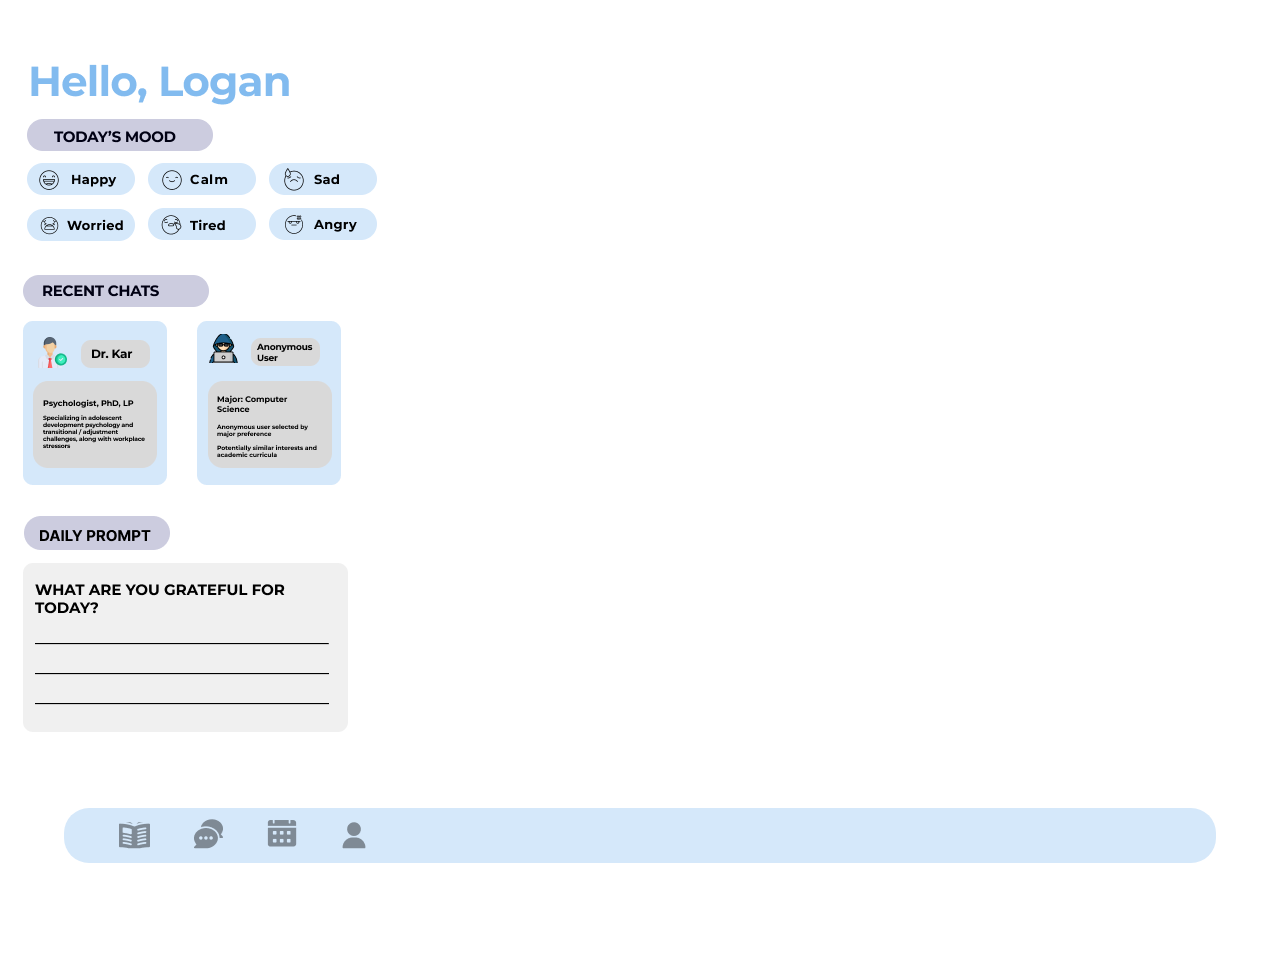
<file: public/index.html>
<!DOCTYPE html>
<html>
<head>

  <meta name = "viewport" content = "width = device-width, initial-scale = 1.0">
  <link rel = "stylesheet" type = "text/css" href = "main.css">
  <style>
    body {
      margin: 0 0 100px 0;
    }

    .navbar {
      margin: 5% 5% 0 5%;
    }

    #journal {
       margin-left: 15px;
    }

</style>

</head>

<body>

  <div id = background>
    <img  src = "imgs/home.png">
  </div>


    <div class="navbar">
      <a href="journal.html"><img id = "journal" class = "nav" src = "imgs/journal.png"></a>
      <a href="recentChat.html" class="active"><img id = "chat" class = "nav" src = "imgs/chat.png"></a>
      <a href="t2"><img id = "calendar" class = "nav" src = "imgs/calendar.png"></a>
      <a href = "profile.html"><img id = "profile" class = "nav" src = "imgs/user.png"></a>
    </div>

   

</body>
</html>
</file>
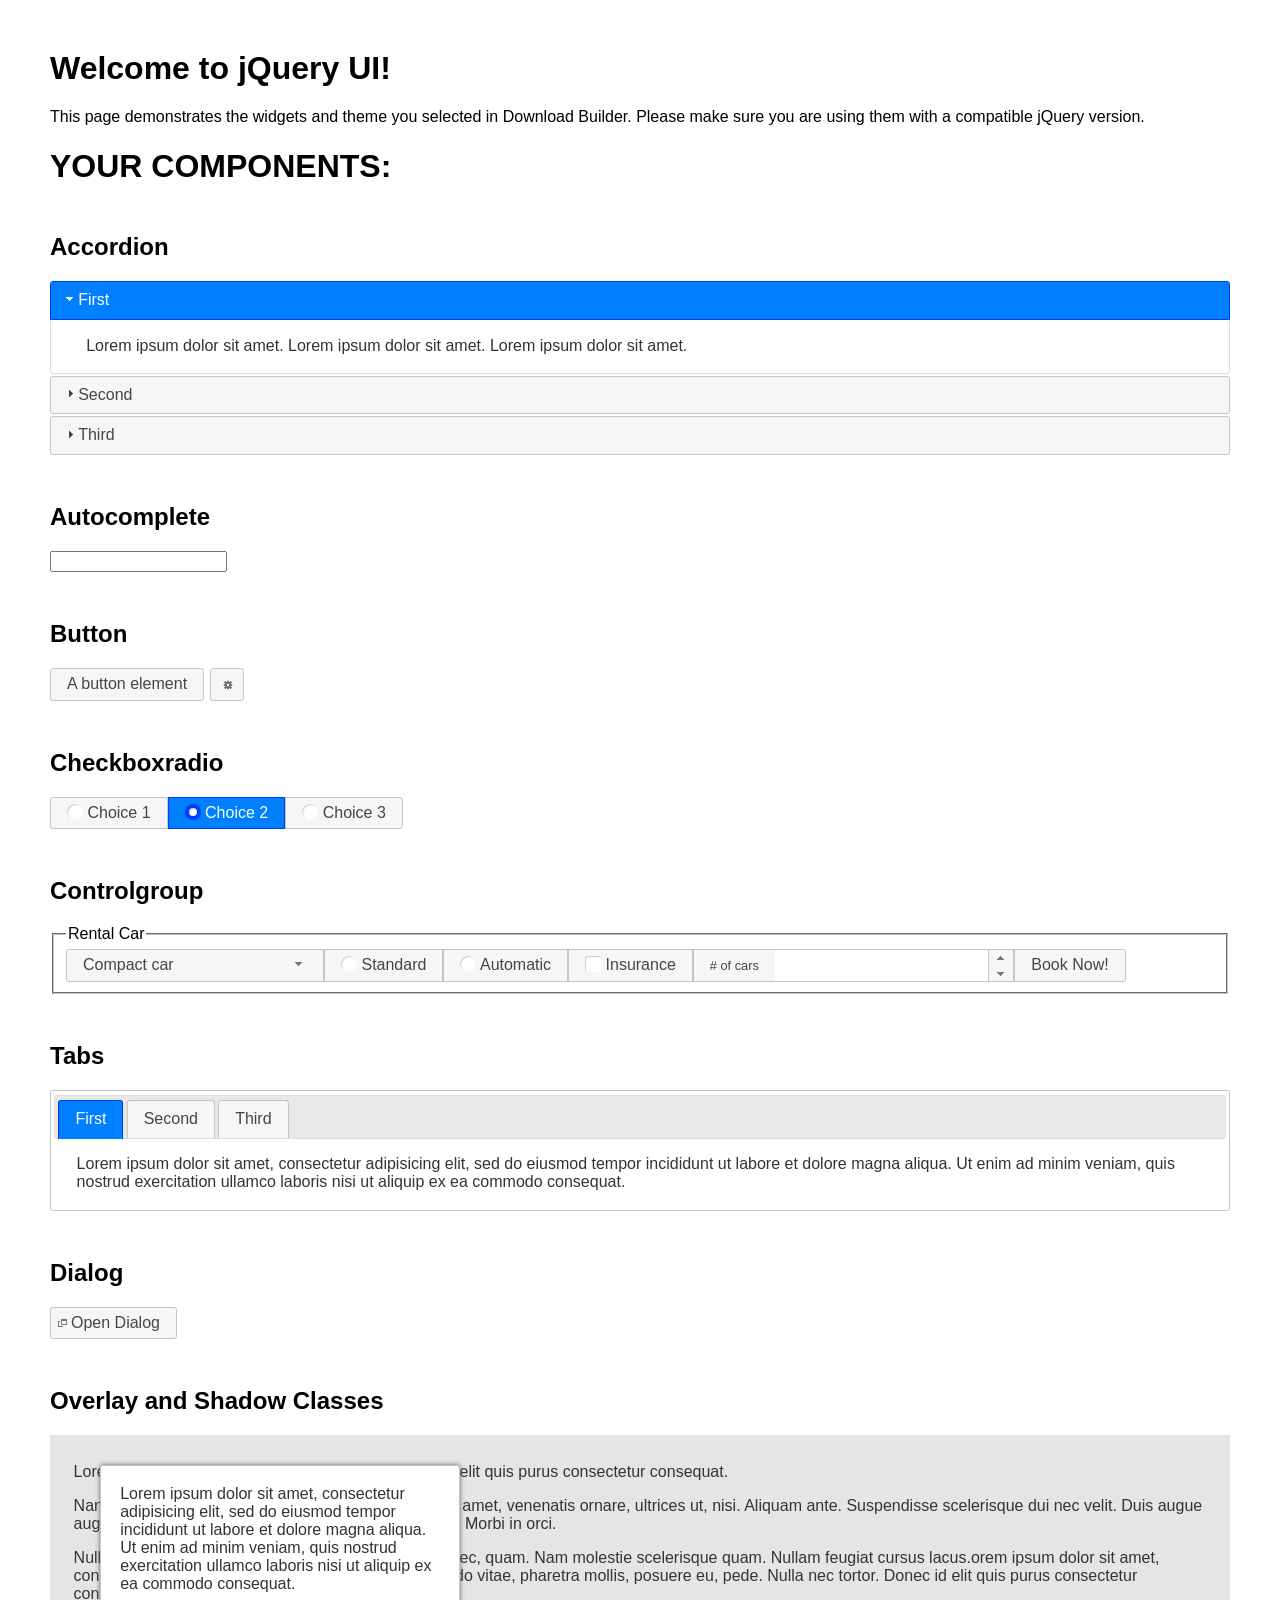
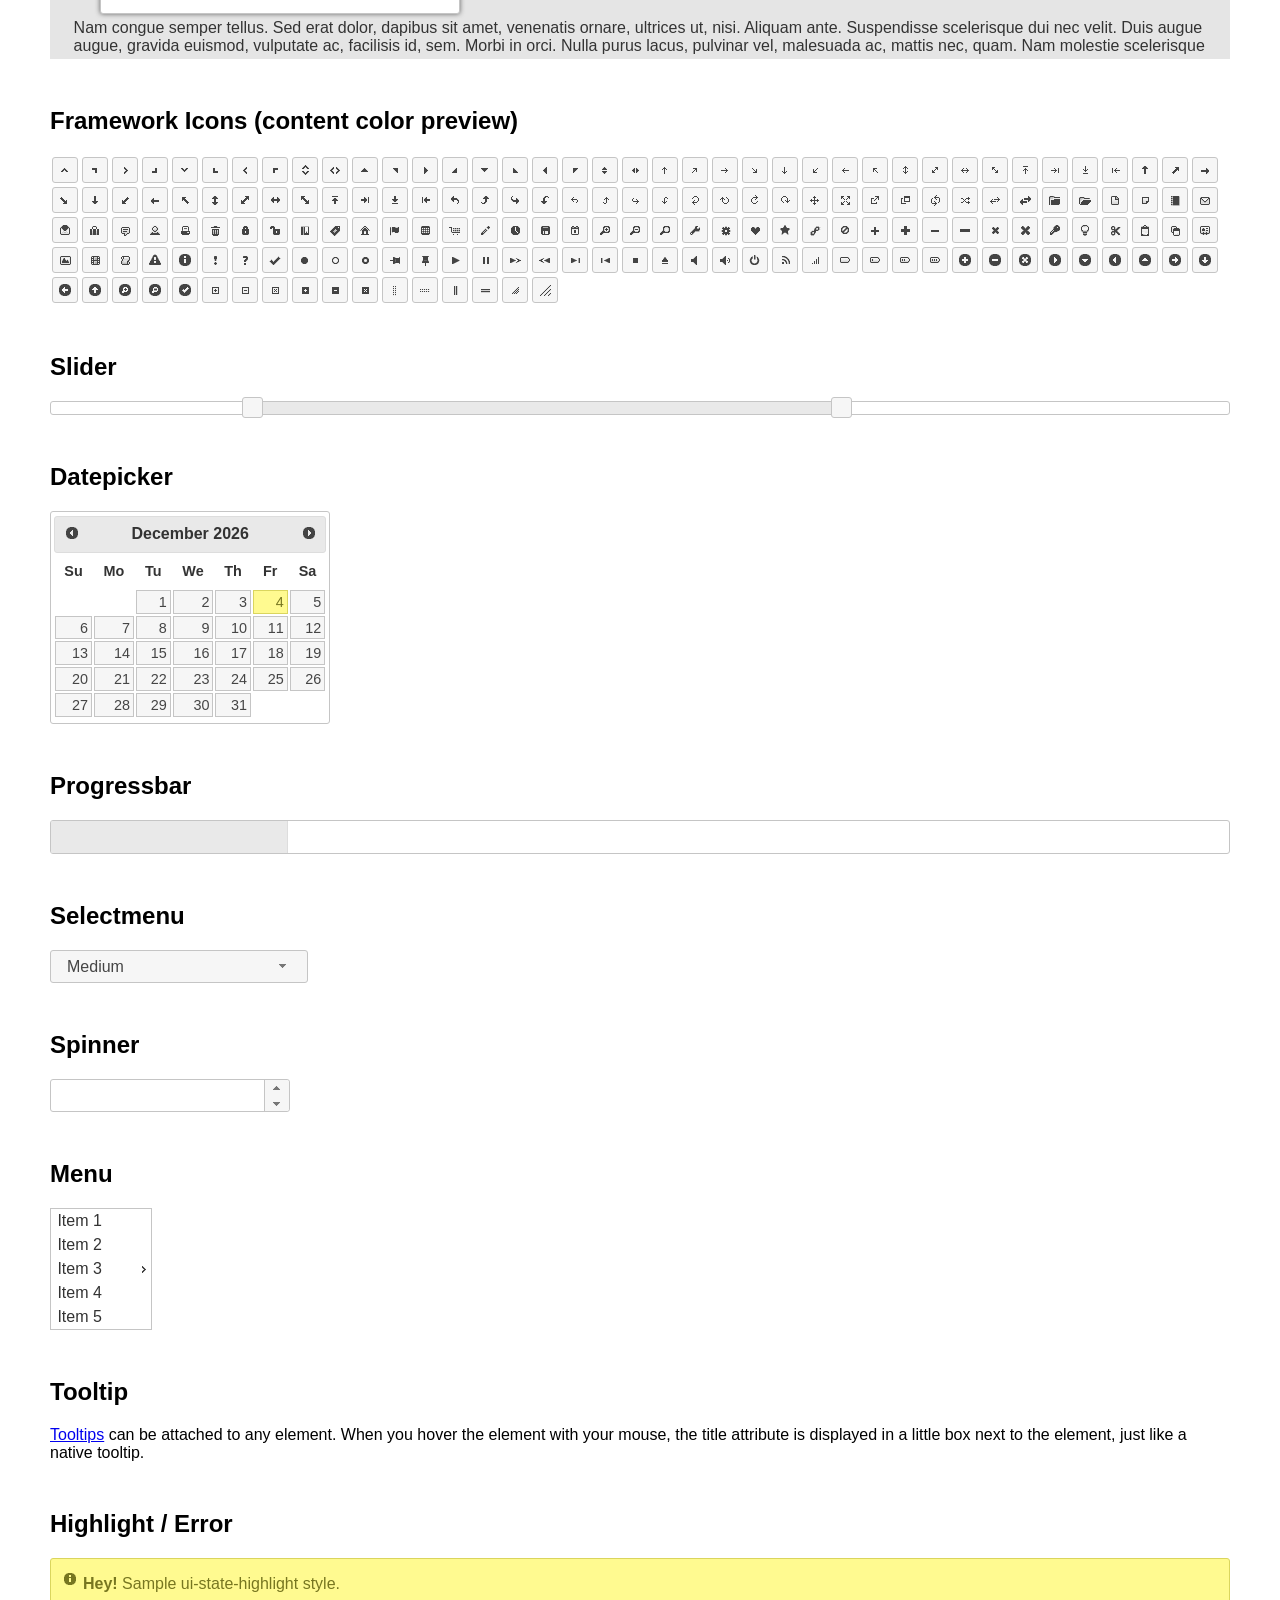
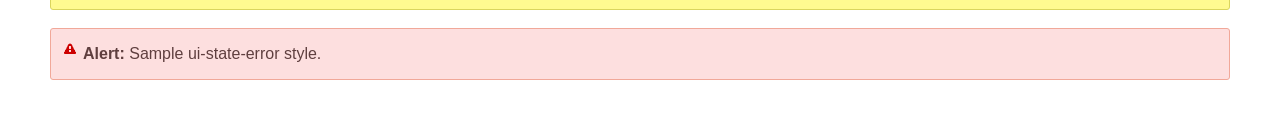
<file: public/vendors/jquery-ui/index.html>
<!doctype html>
<html lang="us">
<head>
	<meta charset="utf-8">
	<title>jQuery UI Example Page</title>
	<link href="jquery-ui.css" rel="stylesheet">
	<style>
	body{
		font-family: "Trebuchet MS", sans-serif;
		margin: 50px;
	}
	.demoHeaders {
		margin-top: 2em;
	}
	#dialog-link {
		padding: .4em 1em .4em 20px;
		text-decoration: none;
		position: relative;
	}
	#dialog-link span.ui-icon {
		margin: 0 5px 0 0;
		position: absolute;
		left: .2em;
		top: 50%;
		margin-top: -8px;
	}
	#icons {
		margin: 0;
		padding: 0;
	}
	#icons li {
		margin: 2px;
		position: relative;
		padding: 4px 0;
		cursor: pointer;
		float: left;
		list-style: none;
	}
	#icons span.ui-icon {
		float: left;
		margin: 0 4px;
	}
	.fakewindowcontain .ui-widget-overlay {
		position: absolute;
	}
	select {
		width: 200px;
	}
	</style>
</head>
<body>

<h1>Welcome to jQuery UI!</h1>

<div class="ui-widget">
	<p>This page demonstrates the widgets and theme you selected in Download Builder. Please make sure you are using them with a compatible jQuery version.</p>
</div>

<h1>YOUR COMPONENTS:</h1>


<!-- Accordion -->
<h2 class="demoHeaders">Accordion</h2>
<div id="accordion">
	<h3>First</h3>
	<div>Lorem ipsum dolor sit amet. Lorem ipsum dolor sit amet. Lorem ipsum dolor sit amet.</div>
	<h3>Second</h3>
	<div>Phasellus mattis tincidunt nibh.</div>
	<h3>Third</h3>
	<div>Nam dui erat, auctor a, dignissim quis.</div>
</div>



<!-- Autocomplete -->
<h2 class="demoHeaders">Autocomplete</h2>
<div>
	<input id="autocomplete" title="type &quot;a&quot;">
</div>



<!-- Button -->
<h2 class="demoHeaders">Button</h2>
<button id="button">A button element</button>
<button id="button-icon">An icon-only button</button>



<!-- Checkboxradio -->
<h2 class="demoHeaders">Checkboxradio</h2>
<form style="margin-top: 1em;">
	<div id="radioset">
		<input type="radio" id="radio1" name="radio"><label for="radio1">Choice 1</label>
		<input type="radio" id="radio2" name="radio" checked="checked"><label for="radio2">Choice 2</label>
		<input type="radio" id="radio3" name="radio"><label for="radio3">Choice 3</label>
	</div>
</form>



<!-- Controlgroup -->
<h2 class="demoHeaders">Controlgroup</h2>
<fieldset>
	<legend>Rental Car</legend>
	<div id="controlgroup">
		<select id="car-type">
			<option>Compact car</option>
			<option>Midsize car</option>
			<option>Full size car</option>
			<option>SUV</option>
			<option>Luxury</option>
			<option>Truck</option>
			<option>Van</option>
		</select>
		<label for="transmission-standard">Standard</label>
		<input type="radio" name="transmission" id="transmission-standard">
		<label for="transmission-automatic">Automatic</label>
		<input type="radio" name="transmission" id="transmission-automatic">
		<label for="insurance">Insurance</label>
		<input type="checkbox" name="insurance" id="insurance">
		<label for="horizontal-spinner" class="ui-controlgroup-label"># of cars</label>
		<input id="horizontal-spinner" class="ui-spinner-input">
		<button>Book Now!</button>
	</div>
</fieldset>



<!-- Tabs -->
<h2 class="demoHeaders">Tabs</h2>
<div id="tabs">
	<ul>
		<li><a href="#tabs-1">First</a></li>
		<li><a href="#tabs-2">Second</a></li>
		<li><a href="#tabs-3">Third</a></li>
	</ul>
	<div id="tabs-1">Lorem ipsum dolor sit amet, consectetur adipisicing elit, sed do eiusmod tempor incididunt ut labore et dolore magna aliqua. Ut enim ad minim veniam, quis nostrud exercitation ullamco laboris nisi ut aliquip ex ea commodo consequat.</div>
	<div id="tabs-2">Phasellus mattis tincidunt nibh. Cras orci urna, blandit id, pretium vel, aliquet ornare, felis. Maecenas scelerisque sem non nisl. Fusce sed lorem in enim dictum bibendum.</div>
	<div id="tabs-3">Nam dui erat, auctor a, dignissim quis, sollicitudin eu, felis. Pellentesque nisi urna, interdum eget, sagittis et, consequat vestibulum, lacus. Mauris porttitor ullamcorper augue.</div>
</div>



<h2 class="demoHeaders">Dialog</h2>
<p>
	<button id="dialog-link" class="ui-button ui-corner-all ui-widget">
		<span class="ui-icon ui-icon-newwin"></span>Open Dialog
	</button>
</p>

<h2 class="demoHeaders">Overlay and Shadow Classes</h2>
<div style="position: relative; width: 96%; height: 200px; padding:1% 2%; overflow:hidden;" class="fakewindowcontain">
	<p>Lorem ipsum dolor sit amet,  Nulla nec tortor. Donec id elit quis purus consectetur consequat. </p><p>Nam congue semper tellus. Sed erat dolor, dapibus sit amet, venenatis ornare, ultrices ut, nisi. Aliquam ante. Suspendisse scelerisque dui nec velit. Duis augue augue, gravida euismod, vulputate ac, facilisis id, sem. Morbi in orci. </p><p>Nulla purus lacus, pulvinar vel, malesuada ac, mattis nec, quam. Nam molestie scelerisque quam. Nullam feugiat cursus lacus.orem ipsum dolor sit amet, consectetur adipiscing elit. Donec libero risus, commodo vitae, pharetra mollis, posuere eu, pede. Nulla nec tortor. Donec id elit quis purus consectetur consequat. </p><p>Nam congue semper tellus. Sed erat dolor, dapibus sit amet, venenatis ornare, ultrices ut, nisi. Aliquam ante. Suspendisse scelerisque dui nec velit. Duis augue augue, gravida euismod, vulputate ac, facilisis id, sem. Morbi in orci. Nulla purus lacus, pulvinar vel, malesuada ac, mattis nec, quam. Nam molestie scelerisque quam. </p><p>Nullam feugiat cursus lacus.orem ipsum dolor sit amet, consectetur adipiscing elit. Donec libero risus, commodo vitae, pharetra mollis, posuere eu, pede. Nulla nec tortor. Donec id elit quis purus consectetur consequat. Nam congue semper tellus. Sed erat dolor, dapibus sit amet, venenatis ornare, ultrices ut, nisi. Aliquam ante. </p><p>Suspendisse scelerisque dui nec velit. Duis augue augue, gravida euismod, vulputate ac, facilisis id, sem. Morbi in orci. Nulla purus lacus, pulvinar vel, malesuada ac, mattis nec, quam. Nam molestie scelerisque quam. Nullam feugiat cursus lacus.orem ipsum dolor sit amet, consectetur adipiscing elit. Donec libero risus, commodo vitae, pharetra mollis, posuere eu, pede. Nulla nec tortor. Donec id elit quis purus consectetur consequat. Nam congue semper tellus. Sed erat dolor, dapibus sit amet, venenatis ornare, ultrices ut, nisi. </p>

	<!-- ui-dialog -->
	<div class="ui-widget-overlay ui-front"></div>
	<div style="position: absolute; width: 320px; left: 50px; top: 30px; padding: 1.2em" class="ui-widget ui-front ui-widget-content ui-corner-all ui-widget-shadow">
		Lorem ipsum dolor sit amet, consectetur adipisicing elit, sed do eiusmod tempor incididunt ut labore et dolore magna aliqua. Ut enim ad minim veniam, quis nostrud exercitation ullamco laboris nisi ut aliquip ex ea commodo consequat.
	</div>

</div>

<!-- ui-dialog -->
<div id="dialog" title="Dialog Title">
	<p>Lorem ipsum dolor sit amet, consectetur adipisicing elit, sed do eiusmod tempor incididunt ut labore et dolore magna aliqua. Ut enim ad minim veniam, quis nostrud exercitation ullamco laboris nisi ut aliquip ex ea commodo consequat.</p>
</div>



<h2 class="demoHeaders">Framework Icons (content color preview)</h2>
<ul id="icons" class="ui-widget ui-helper-clearfix">
	<li class="ui-state-default ui-corner-all" title=".ui-icon-caret-1-n"><span class="ui-icon ui-icon-caret-1-n"></span></li>
	<li class="ui-state-default ui-corner-all" title=".ui-icon-caret-1-ne"><span class="ui-icon ui-icon-caret-1-ne"></span></li>
	<li class="ui-state-default ui-corner-all" title=".ui-icon-caret-1-e"><span class="ui-icon ui-icon-caret-1-e"></span></li>
	<li class="ui-state-default ui-corner-all" title=".ui-icon-caret-1-se"><span class="ui-icon ui-icon-caret-1-se"></span></li>
	<li class="ui-state-default ui-corner-all" title=".ui-icon-caret-1-s"><span class="ui-icon ui-icon-caret-1-s"></span></li>
	<li class="ui-state-default ui-corner-all" title=".ui-icon-caret-1-sw"><span class="ui-icon ui-icon-caret-1-sw"></span></li>
	<li class="ui-state-default ui-corner-all" title=".ui-icon-caret-1-w"><span class="ui-icon ui-icon-caret-1-w"></span></li>
	<li class="ui-state-default ui-corner-all" title=".ui-icon-caret-1-nw"><span class="ui-icon ui-icon-caret-1-nw"></span></li>
	<li class="ui-state-default ui-corner-all" title=".ui-icon-caret-2-n-s"><span class="ui-icon ui-icon-caret-2-n-s"></span></li>
	<li class="ui-state-default ui-corner-all" title=".ui-icon-caret-2-e-w"><span class="ui-icon ui-icon-caret-2-e-w"></span></li>
	<li class="ui-state-default ui-corner-all" title=".ui-icon-triangle-1-n"><span class="ui-icon ui-icon-triangle-1-n"></span></li>
	<li class="ui-state-default ui-corner-all" title=".ui-icon-triangle-1-ne"><span class="ui-icon ui-icon-triangle-1-ne"></span></li>
	<li class="ui-state-default ui-corner-all" title=".ui-icon-triangle-1-e"><span class="ui-icon ui-icon-triangle-1-e"></span></li>
	<li class="ui-state-default ui-corner-all" title=".ui-icon-triangle-1-se"><span class="ui-icon ui-icon-triangle-1-se"></span></li>
	<li class="ui-state-default ui-corner-all" title=".ui-icon-triangle-1-s"><span class="ui-icon ui-icon-triangle-1-s"></span></li>
	<li class="ui-state-default ui-corner-all" title=".ui-icon-triangle-1-sw"><span class="ui-icon ui-icon-triangle-1-sw"></span></li>
	<li class="ui-state-default ui-corner-all" title=".ui-icon-triangle-1-w"><span class="ui-icon ui-icon-triangle-1-w"></span></li>
	<li class="ui-state-default ui-corner-all" title=".ui-icon-triangle-1-nw"><span class="ui-icon ui-icon-triangle-1-nw"></span></li>
	<li class="ui-state-default ui-corner-all" title=".ui-icon-triangle-2-n-s"><span class="ui-icon ui-icon-triangle-2-n-s"></span></li>
	<li class="ui-state-default ui-corner-all" title=".ui-icon-triangle-2-e-w"><span class="ui-icon ui-icon-triangle-2-e-w"></span></li>
	<li class="ui-state-default ui-corner-all" title=".ui-icon-arrow-1-n"><span class="ui-icon ui-icon-arrow-1-n"></span></li>
	<li class="ui-state-default ui-corner-all" title=".ui-icon-arrow-1-ne"><span class="ui-icon ui-icon-arrow-1-ne"></span></li>
	<li class="ui-state-default ui-corner-all" title=".ui-icon-arrow-1-e"><span class="ui-icon ui-icon-arrow-1-e"></span></li>
	<li class="ui-state-default ui-corner-all" title=".ui-icon-arrow-1-se"><span class="ui-icon ui-icon-arrow-1-se"></span></li>
	<li class="ui-state-default ui-corner-all" title=".ui-icon-arrow-1-s"><span class="ui-icon ui-icon-arrow-1-s"></span></li>
	<li class="ui-state-default ui-corner-all" title=".ui-icon-arrow-1-sw"><span class="ui-icon ui-icon-arrow-1-sw"></span></li>
	<li class="ui-state-default ui-corner-all" title=".ui-icon-arrow-1-w"><span class="ui-icon ui-icon-arrow-1-w"></span></li>
	<li class="ui-state-default ui-corner-all" title=".ui-icon-arrow-1-nw"><span class="ui-icon ui-icon-arrow-1-nw"></span></li>
	<li class="ui-state-default ui-corner-all" title=".ui-icon-arrow-2-n-s"><span class="ui-icon ui-icon-arrow-2-n-s"></span></li>
	<li class="ui-state-default ui-corner-all" title=".ui-icon-arrow-2-ne-sw"><span class="ui-icon ui-icon-arrow-2-ne-sw"></span></li>
	<li class="ui-state-default ui-corner-all" title=".ui-icon-arrow-2-e-w"><span class="ui-icon ui-icon-arrow-2-e-w"></span></li>
	<li class="ui-state-default ui-corner-all" title=".ui-icon-arrow-2-se-nw"><span class="ui-icon ui-icon-arrow-2-se-nw"></span></li>
	<li class="ui-state-default ui-corner-all" title=".ui-icon-arrowstop-1-n"><span class="ui-icon ui-icon-arrowstop-1-n"></span></li>
	<li class="ui-state-default ui-corner-all" title=".ui-icon-arrowstop-1-e"><span class="ui-icon ui-icon-arrowstop-1-e"></span></li>
	<li class="ui-state-default ui-corner-all" title=".ui-icon-arrowstop-1-s"><span class="ui-icon ui-icon-arrowstop-1-s"></span></li>
	<li class="ui-state-default ui-corner-all" title=".ui-icon-arrowstop-1-w"><span class="ui-icon ui-icon-arrowstop-1-w"></span></li>
	<li class="ui-state-default ui-corner-all" title=".ui-icon-arrowthick-1-n"><span class="ui-icon ui-icon-arrowthick-1-n"></span></li>
	<li class="ui-state-default ui-corner-all" title=".ui-icon-arrowthick-1-ne"><span class="ui-icon ui-icon-arrowthick-1-ne"></span></li>
	<li class="ui-state-default ui-corner-all" title=".ui-icon-arrowthick-1-e"><span class="ui-icon ui-icon-arrowthick-1-e"></span></li>
	<li class="ui-state-default ui-corner-all" title=".ui-icon-arrowthick-1-se"><span class="ui-icon ui-icon-arrowthick-1-se"></span></li>
	<li class="ui-state-default ui-corner-all" title=".ui-icon-arrowthick-1-s"><span class="ui-icon ui-icon-arrowthick-1-s"></span></li>
	<li class="ui-state-default ui-corner-all" title=".ui-icon-arrowthick-1-sw"><span class="ui-icon ui-icon-arrowthick-1-sw"></span></li>
	<li class="ui-state-default ui-corner-all" title=".ui-icon-arrowthick-1-w"><span class="ui-icon ui-icon-arrowthick-1-w"></span></li>
	<li class="ui-state-default ui-corner-all" title=".ui-icon-arrowthick-1-nw"><span class="ui-icon ui-icon-arrowthick-1-nw"></span></li>
	<li class="ui-state-default ui-corner-all" title=".ui-icon-arrowthick-2-n-s"><span class="ui-icon ui-icon-arrowthick-2-n-s"></span></li>
	<li class="ui-state-default ui-corner-all" title=".ui-icon-arrowthick-2-ne-sw"><span class="ui-icon ui-icon-arrowthick-2-ne-sw"></span></li>
	<li class="ui-state-default ui-corner-all" title=".ui-icon-arrowthick-2-e-w"><span class="ui-icon ui-icon-arrowthick-2-e-w"></span></li>
	<li class="ui-state-default ui-corner-all" title=".ui-icon-arrowthick-2-se-nw"><span class="ui-icon ui-icon-arrowthick-2-se-nw"></span></li>
	<li class="ui-state-default ui-corner-all" title=".ui-icon-arrowthickstop-1-n"><span class="ui-icon ui-icon-arrowthickstop-1-n"></span></li>
	<li class="ui-state-default ui-corner-all" title=".ui-icon-arrowthickstop-1-e"><span class="ui-icon ui-icon-arrowthickstop-1-e"></span></li>
	<li class="ui-state-default ui-corner-all" title=".ui-icon-arrowthickstop-1-s"><span class="ui-icon ui-icon-arrowthickstop-1-s"></span></li>
	<li class="ui-state-default ui-corner-all" title=".ui-icon-arrowthickstop-1-w"><span class="ui-icon ui-icon-arrowthickstop-1-w"></span></li>
	<li class="ui-state-default ui-corner-all" title=".ui-icon-arrowreturnthick-1-w"><span class="ui-icon ui-icon-arrowreturnthick-1-w"></span></li>
	<li class="ui-state-default ui-corner-all" title=".ui-icon-arrowreturnthick-1-n"><span class="ui-icon ui-icon-arrowreturnthick-1-n"></span></li>
	<li class="ui-state-default ui-corner-all" title=".ui-icon-arrowreturnthick-1-e"><span class="ui-icon ui-icon-arrowreturnthick-1-e"></span></li>
	<li class="ui-state-default ui-corner-all" title=".ui-icon-arrowreturnthick-1-s"><span class="ui-icon ui-icon-arrowreturnthick-1-s"></span></li>
	<li class="ui-state-default ui-corner-all" title=".ui-icon-arrowreturn-1-w"><span class="ui-icon ui-icon-arrowreturn-1-w"></span></li>
	<li class="ui-state-default ui-corner-all" title=".ui-icon-arrowreturn-1-n"><span class="ui-icon ui-icon-arrowreturn-1-n"></span></li>
	<li class="ui-state-default ui-corner-all" title=".ui-icon-arrowreturn-1-e"><span class="ui-icon ui-icon-arrowreturn-1-e"></span></li>
	<li class="ui-state-default ui-corner-all" title=".ui-icon-arrowreturn-1-s"><span class="ui-icon ui-icon-arrowreturn-1-s"></span></li>
	<li class="ui-state-default ui-corner-all" title=".ui-icon-arrowrefresh-1-w"><span class="ui-icon ui-icon-arrowrefresh-1-w"></span></li>
	<li class="ui-state-default ui-corner-all" title=".ui-icon-arrowrefresh-1-n"><span class="ui-icon ui-icon-arrowrefresh-1-n"></span></li>
	<li class="ui-state-default ui-corner-all" title=".ui-icon-arrowrefresh-1-e"><span class="ui-icon ui-icon-arrowrefresh-1-e"></span></li>
	<li class="ui-state-default ui-corner-all" title=".ui-icon-arrowrefresh-1-s"><span class="ui-icon ui-icon-arrowrefresh-1-s"></span></li>
	<li class="ui-state-default ui-corner-all" title=".ui-icon-arrow-4"><span class="ui-icon ui-icon-arrow-4"></span></li>
	<li class="ui-state-default ui-corner-all" title=".ui-icon-arrow-4-diag"><span class="ui-icon ui-icon-arrow-4-diag"></span></li>
	<li class="ui-state-default ui-corner-all" title=".ui-icon-extlink"><span class="ui-icon ui-icon-extlink"></span></li>
	<li class="ui-state-default ui-corner-all" title=".ui-icon-newwin"><span class="ui-icon ui-icon-newwin"></span></li>
	<li class="ui-state-default ui-corner-all" title=".ui-icon-refresh"><span class="ui-icon ui-icon-refresh"></span></li>
	<li class="ui-state-default ui-corner-all" title=".ui-icon-shuffle"><span class="ui-icon ui-icon-shuffle"></span></li>
	<li class="ui-state-default ui-corner-all" title=".ui-icon-transfer-e-w"><span class="ui-icon ui-icon-transfer-e-w"></span></li>
	<li class="ui-state-default ui-corner-all" title=".ui-icon-transferthick-e-w"><span class="ui-icon ui-icon-transferthick-e-w"></span></li>
	<li class="ui-state-default ui-corner-all" title=".ui-icon-folder-collapsed"><span class="ui-icon ui-icon-folder-collapsed"></span></li>
	<li class="ui-state-default ui-corner-all" title=".ui-icon-folder-open"><span class="ui-icon ui-icon-folder-open"></span></li>
	<li class="ui-state-default ui-corner-all" title=".ui-icon-document"><span class="ui-icon ui-icon-document"></span></li>
	<li class="ui-state-default ui-corner-all" title=".ui-icon-document-b"><span class="ui-icon ui-icon-document-b"></span></li>
	<li class="ui-state-default ui-corner-all" title=".ui-icon-note"><span class="ui-icon ui-icon-note"></span></li>
	<li class="ui-state-default ui-corner-all" title=".ui-icon-mail-closed"><span class="ui-icon ui-icon-mail-closed"></span></li>
	<li class="ui-state-default ui-corner-all" title=".ui-icon-mail-open"><span class="ui-icon ui-icon-mail-open"></span></li>
	<li class="ui-state-default ui-corner-all" title=".ui-icon-suitcase"><span class="ui-icon ui-icon-suitcase"></span></li>
	<li class="ui-state-default ui-corner-all" title=".ui-icon-comment"><span class="ui-icon ui-icon-comment"></span></li>
	<li class="ui-state-default ui-corner-all" title=".ui-icon-person"><span class="ui-icon ui-icon-person"></span></li>
	<li class="ui-state-default ui-corner-all" title=".ui-icon-print"><span class="ui-icon ui-icon-print"></span></li>
	<li class="ui-state-default ui-corner-all" title=".ui-icon-trash"><span class="ui-icon ui-icon-trash"></span></li>
	<li class="ui-state-default ui-corner-all" title=".ui-icon-locked"><span class="ui-icon ui-icon-locked"></span></li>
	<li class="ui-state-default ui-corner-all" title=".ui-icon-unlocked"><span class="ui-icon ui-icon-unlocked"></span></li>
	<li class="ui-state-default ui-corner-all" title=".ui-icon-bookmark"><span class="ui-icon ui-icon-bookmark"></span></li>
	<li class="ui-state-default ui-corner-all" title=".ui-icon-tag"><span class="ui-icon ui-icon-tag"></span></li>
	<li class="ui-state-default ui-corner-all" title=".ui-icon-home"><span class="ui-icon ui-icon-home"></span></li>
	<li class="ui-state-default ui-corner-all" title=".ui-icon-flag"><span class="ui-icon ui-icon-flag"></span></li>
	<li class="ui-state-default ui-corner-all" title=".ui-icon-calculator"><span class="ui-icon ui-icon-calculator"></span></li>
	<li class="ui-state-default ui-corner-all" title=".ui-icon-cart"><span class="ui-icon ui-icon-cart"></span></li>
	<li class="ui-state-default ui-corner-all" title=".ui-icon-pencil"><span class="ui-icon ui-icon-pencil"></span></li>
	<li class="ui-state-default ui-corner-all" title=".ui-icon-clock"><span class="ui-icon ui-icon-clock"></span></li>
	<li class="ui-state-default ui-corner-all" title=".ui-icon-disk"><span class="ui-icon ui-icon-disk"></span></li>
	<li class="ui-state-default ui-corner-all" title=".ui-icon-calendar"><span class="ui-icon ui-icon-calendar"></span></li>
	<li class="ui-state-default ui-corner-all" title=".ui-icon-zoomin"><span class="ui-icon ui-icon-zoomin"></span></li>
	<li class="ui-state-default ui-corner-all" title=".ui-icon-zoomout"><span class="ui-icon ui-icon-zoomout"></span></li>
	<li class="ui-state-default ui-corner-all" title=".ui-icon-search"><span class="ui-icon ui-icon-search"></span></li>
	<li class="ui-state-default ui-corner-all" title=".ui-icon-wrench"><span class="ui-icon ui-icon-wrench"></span></li>
	<li class="ui-state-default ui-corner-all" title=".ui-icon-gear"><span class="ui-icon ui-icon-gear"></span></li>
	<li class="ui-state-default ui-corner-all" title=".ui-icon-heart"><span class="ui-icon ui-icon-heart"></span></li>
	<li class="ui-state-default ui-corner-all" title=".ui-icon-star"><span class="ui-icon ui-icon-star"></span></li>
	<li class="ui-state-default ui-corner-all" title=".ui-icon-link"><span class="ui-icon ui-icon-link"></span></li>
	<li class="ui-state-default ui-corner-all" title=".ui-icon-cancel"><span class="ui-icon ui-icon-cancel"></span></li>
	<li class="ui-state-default ui-corner-all" title=".ui-icon-plus"><span class="ui-icon ui-icon-plus"></span></li>
	<li class="ui-state-default ui-corner-all" title=".ui-icon-plusthick"><span class="ui-icon ui-icon-plusthick"></span></li>
	<li class="ui-state-default ui-corner-all" title=".ui-icon-minus"><span class="ui-icon ui-icon-minus"></span></li>
	<li class="ui-state-default ui-corner-all" title=".ui-icon-minusthick"><span class="ui-icon ui-icon-minusthick"></span></li>
	<li class="ui-state-default ui-corner-all" title=".ui-icon-close"><span class="ui-icon ui-icon-close"></span></li>
	<li class="ui-state-default ui-corner-all" title=".ui-icon-closethick"><span class="ui-icon ui-icon-closethick"></span></li>
	<li class="ui-state-default ui-corner-all" title=".ui-icon-key"><span class="ui-icon ui-icon-key"></span></li>
	<li class="ui-state-default ui-corner-all" title=".ui-icon-lightbulb"><span class="ui-icon ui-icon-lightbulb"></span></li>
	<li class="ui-state-default ui-corner-all" title=".ui-icon-scissors"><span class="ui-icon ui-icon-scissors"></span></li>
	<li class="ui-state-default ui-corner-all" title=".ui-icon-clipboard"><span class="ui-icon ui-icon-clipboard"></span></li>
	<li class="ui-state-default ui-corner-all" title=".ui-icon-copy"><span class="ui-icon ui-icon-copy"></span></li>
	<li class="ui-state-default ui-corner-all" title=".ui-icon-contact"><span class="ui-icon ui-icon-contact"></span></li>
	<li class="ui-state-default ui-corner-all" title=".ui-icon-image"><span class="ui-icon ui-icon-image"></span></li>
	<li class="ui-state-default ui-corner-all" title=".ui-icon-video"><span class="ui-icon ui-icon-video"></span></li>
	<li class="ui-state-default ui-corner-all" title=".ui-icon-script"><span class="ui-icon ui-icon-script"></span></li>
	<li class="ui-state-default ui-corner-all" title=".ui-icon-alert"><span class="ui-icon ui-icon-alert"></span></li>
	<li class="ui-state-default ui-corner-all" title=".ui-icon-info"><span class="ui-icon ui-icon-info"></span></li>
	<li class="ui-state-default ui-corner-all" title=".ui-icon-notice"><span class="ui-icon ui-icon-notice"></span></li>
	<li class="ui-state-default ui-corner-all" title=".ui-icon-help"><span class="ui-icon ui-icon-help"></span></li>
	<li class="ui-state-default ui-corner-all" title=".ui-icon-check"><span class="ui-icon ui-icon-check"></span></li>
	<li class="ui-state-default ui-corner-all" title=".ui-icon-bullet"><span class="ui-icon ui-icon-bullet"></span></li>
	<li class="ui-state-default ui-corner-all" title=".ui-icon-radio-off"><span class="ui-icon ui-icon-radio-off"></span></li>
	<li class="ui-state-default ui-corner-all" title=".ui-icon-radio-on"><span class="ui-icon ui-icon-radio-on"></span></li>
	<li class="ui-state-default ui-corner-all" title=".ui-icon-pin-w"><span class="ui-icon ui-icon-pin-w"></span></li>
	<li class="ui-state-default ui-corner-all" title=".ui-icon-pin-s"><span class="ui-icon ui-icon-pin-s"></span></li>
	<li class="ui-state-default ui-corner-all" title=".ui-icon-play"><span class="ui-icon ui-icon-play"></span></li>
	<li class="ui-state-default ui-corner-all" title=".ui-icon-pause"><span class="ui-icon ui-icon-pause"></span></li>
	<li class="ui-state-default ui-corner-all" title=".ui-icon-seek-next"><span class="ui-icon ui-icon-seek-next"></span></li>
	<li class="ui-state-default ui-corner-all" title=".ui-icon-seek-prev"><span class="ui-icon ui-icon-seek-prev"></span></li>
	<li class="ui-state-default ui-corner-all" title=".ui-icon-seek-end"><span class="ui-icon ui-icon-seek-end"></span></li>
	<li class="ui-state-default ui-corner-all" title=".ui-icon-seek-first"><span class="ui-icon ui-icon-seek-first"></span></li>
	<li class="ui-state-default ui-corner-all" title=".ui-icon-stop"><span class="ui-icon ui-icon-stop"></span></li>
	<li class="ui-state-default ui-corner-all" title=".ui-icon-eject"><span class="ui-icon ui-icon-eject"></span></li>
	<li class="ui-state-default ui-corner-all" title=".ui-icon-volume-off"><span class="ui-icon ui-icon-volume-off"></span></li>
	<li class="ui-state-default ui-corner-all" title=".ui-icon-volume-on"><span class="ui-icon ui-icon-volume-on"></span></li>
	<li class="ui-state-default ui-corner-all" title=".ui-icon-power"><span class="ui-icon ui-icon-power"></span></li>
	<li class="ui-state-default ui-corner-all" title=".ui-icon-signal-diag"><span class="ui-icon ui-icon-signal-diag"></span></li>
	<li class="ui-state-default ui-corner-all" title=".ui-icon-signal"><span class="ui-icon ui-icon-signal"></span></li>
	<li class="ui-state-default ui-corner-all" title=".ui-icon-battery-0"><span class="ui-icon ui-icon-battery-0"></span></li>
	<li class="ui-state-default ui-corner-all" title=".ui-icon-battery-1"><span class="ui-icon ui-icon-battery-1"></span></li>
	<li class="ui-state-default ui-corner-all" title=".ui-icon-battery-2"><span class="ui-icon ui-icon-battery-2"></span></li>
	<li class="ui-state-default ui-corner-all" title=".ui-icon-battery-3"><span class="ui-icon ui-icon-battery-3"></span></li>
	<li class="ui-state-default ui-corner-all" title=".ui-icon-circle-plus"><span class="ui-icon ui-icon-circle-plus"></span></li>
	<li class="ui-state-default ui-corner-all" title=".ui-icon-circle-minus"><span class="ui-icon ui-icon-circle-minus"></span></li>
	<li class="ui-state-default ui-corner-all" title=".ui-icon-circle-close"><span class="ui-icon ui-icon-circle-close"></span></li>
	<li class="ui-state-default ui-corner-all" title=".ui-icon-circle-triangle-e"><span class="ui-icon ui-icon-circle-triangle-e"></span></li>
	<li class="ui-state-default ui-corner-all" title=".ui-icon-circle-triangle-s"><span class="ui-icon ui-icon-circle-triangle-s"></span></li>
	<li class="ui-state-default ui-corner-all" title=".ui-icon-circle-triangle-w"><span class="ui-icon ui-icon-circle-triangle-w"></span></li>
	<li class="ui-state-default ui-corner-all" title=".ui-icon-circle-triangle-n"><span class="ui-icon ui-icon-circle-triangle-n"></span></li>
	<li class="ui-state-default ui-corner-all" title=".ui-icon-circle-arrow-e"><span class="ui-icon ui-icon-circle-arrow-e"></span></li>
	<li class="ui-state-default ui-corner-all" title=".ui-icon-circle-arrow-s"><span class="ui-icon ui-icon-circle-arrow-s"></span></li>
	<li class="ui-state-default ui-corner-all" title=".ui-icon-circle-arrow-w"><span class="ui-icon ui-icon-circle-arrow-w"></span></li>
	<li class="ui-state-default ui-corner-all" title=".ui-icon-circle-arrow-n"><span class="ui-icon ui-icon-circle-arrow-n"></span></li>
	<li class="ui-state-default ui-corner-all" title=".ui-icon-circle-zoomin"><span class="ui-icon ui-icon-circle-zoomin"></span></li>
	<li class="ui-state-default ui-corner-all" title=".ui-icon-circle-zoomout"><span class="ui-icon ui-icon-circle-zoomout"></span></li>
	<li class="ui-state-default ui-corner-all" title=".ui-icon-circle-check"><span class="ui-icon ui-icon-circle-check"></span></li>
	<li class="ui-state-default ui-corner-all" title=".ui-icon-circlesmall-plus"><span class="ui-icon ui-icon-circlesmall-plus"></span></li>
	<li class="ui-state-default ui-corner-all" title=".ui-icon-circlesmall-minus"><span class="ui-icon ui-icon-circlesmall-minus"></span></li>
	<li class="ui-state-default ui-corner-all" title=".ui-icon-circlesmall-close"><span class="ui-icon ui-icon-circlesmall-close"></span></li>
	<li class="ui-state-default ui-corner-all" title=".ui-icon-squaresmall-plus"><span class="ui-icon ui-icon-squaresmall-plus"></span></li>
	<li class="ui-state-default ui-corner-all" title=".ui-icon-squaresmall-minus"><span class="ui-icon ui-icon-squaresmall-minus"></span></li>
	<li class="ui-state-default ui-corner-all" title=".ui-icon-squaresmall-close"><span class="ui-icon ui-icon-squaresmall-close"></span></li>
	<li class="ui-state-default ui-corner-all" title=".ui-icon-grip-dotted-vertical"><span class="ui-icon ui-icon-grip-dotted-vertical"></span></li>
	<li class="ui-state-default ui-corner-all" title=".ui-icon-grip-dotted-horizontal"><span class="ui-icon ui-icon-grip-dotted-horizontal"></span></li>
	<li class="ui-state-default ui-corner-all" title=".ui-icon-grip-solid-vertical"><span class="ui-icon ui-icon-grip-solid-vertical"></span></li>
	<li class="ui-state-default ui-corner-all" title=".ui-icon-grip-solid-horizontal"><span class="ui-icon ui-icon-grip-solid-horizontal"></span></li>
	<li class="ui-state-default ui-corner-all" title=".ui-icon-gripsmall-diagonal-se"><span class="ui-icon ui-icon-gripsmall-diagonal-se"></span></li>
	<li class="ui-state-default ui-corner-all" title=".ui-icon-grip-diagonal-se"><span class="ui-icon ui-icon-grip-diagonal-se"></span></li>
</ul>


<!-- Slider -->
<h2 class="demoHeaders">Slider</h2>
<div id="slider"></div>



<!-- Datepicker -->
<h2 class="demoHeaders">Datepicker</h2>
<div id="datepicker"></div>



<!-- Progressbar -->
<h2 class="demoHeaders">Progressbar</h2>
<div id="progressbar"></div>



<!-- Progressbar -->
<h2 class="demoHeaders">Selectmenu</h2>
<select id="selectmenu">
	<option>Slower</option>
	<option>Slow</option>
	<option selected="selected">Medium</option>
	<option>Fast</option>
	<option>Faster</option>
</select>



<!-- Spinner -->
<h2 class="demoHeaders">Spinner</h2>
<input id="spinner">



<!-- Menu -->
<h2 class="demoHeaders">Menu</h2>
<ul style="width:100px;" id="menu">
	<li><div>Item 1</div></li>
	<li><div>Item 2</div></li>
	<li><div>Item 3</div>
		<ul>
			<li><div>Item 3-1</div></li>
			<li><div>Item 3-2</div></li>
			<li><div>Item 3-3</div></li>
			<li><div>Item 3-4</div></li>
			<li><div>Item 3-5</div></li>
		</ul>
	</li>
	<li><div>Item 4</div></li>
	<li><div>Item 5</div></li>
</ul>



<!-- Tooltip -->
<h2 class="demoHeaders">Tooltip</h2>
<p id="tooltip">
	<a href="#" title="That&apos;s what this widget is">Tooltips</a> can be attached to any element. When you hover
the element with your mouse, the title attribute is displayed in a little box next to the element, just like a native tooltip.
</p>


<!-- Highlight / Error -->
<h2 class="demoHeaders">Highlight / Error</h2>
<div class="ui-widget">
	<div class="ui-state-highlight ui-corner-all" style="margin-top: 20px; padding: 0 .7em;">
		<p><span class="ui-icon ui-icon-info" style="float: left; margin-right: .3em;"></span>
		<strong>Hey!</strong> Sample ui-state-highlight style.</p>
	</div>
</div>
<br>
<div class="ui-widget">
	<div class="ui-state-error ui-corner-all" style="padding: 0 .7em;">
		<p><span class="ui-icon ui-icon-alert" style="float: left; margin-right: .3em;"></span>
		<strong>Alert:</strong> Sample ui-state-error style.</p>
	</div>
</div>

<script src="external/jquery/jquery.js"></script>
<script src="jquery-ui.js"></script>
<script>

$( "#accordion" ).accordion();



var availableTags = [
	"ActionScript",
	"AppleScript",
	"Asp",
	"BASIC",
	"C",
	"C++",
	"Clojure",
	"COBOL",
	"ColdFusion",
	"Erlang",
	"Fortran",
	"Groovy",
	"Haskell",
	"Java",
	"JavaScript",
	"Lisp",
	"Perl",
	"PHP",
	"Python",
	"Ruby",
	"Scala",
	"Scheme"
];
$( "#autocomplete" ).autocomplete({
	source: availableTags
});



$( "#button" ).button();
$( "#button-icon" ).button({
	icon: "ui-icon-gear",
	showLabel: false
});



$( "#radioset" ).buttonset();



$( "#controlgroup" ).controlgroup();



$( "#tabs" ).tabs();



$( "#dialog" ).dialog({
	autoOpen: false,
	width: 400,
	buttons: [
		{
			text: "Ok",
			click: function() {
				$( this ).dialog( "close" );
			}
		},
		{
			text: "Cancel",
			click: function() {
				$( this ).dialog( "close" );
			}
		}
	]
});

// Link to open the dialog
$( "#dialog-link" ).click(function( event ) {
	$( "#dialog" ).dialog( "open" );
	event.preventDefault();
});



$( "#datepicker" ).datepicker({
	inline: true
});



$( "#slider" ).slider({
	range: true,
	values: [ 17, 67 ]
});



$( "#progressbar" ).progressbar({
	value: 20
});



$( "#spinner" ).spinner();



$( "#menu" ).menu();



$( "#tooltip" ).tooltip();



$( "#selectmenu" ).selectmenu();


// Hover states on the static widgets
$( "#dialog-link, #icons li" ).hover(
	function() {
		$( this ).addClass( "ui-state-hover" );
	},
	function() {
		$( this ).removeClass( "ui-state-hover" );
	}
);
</script>
</body>
</html>
</file>
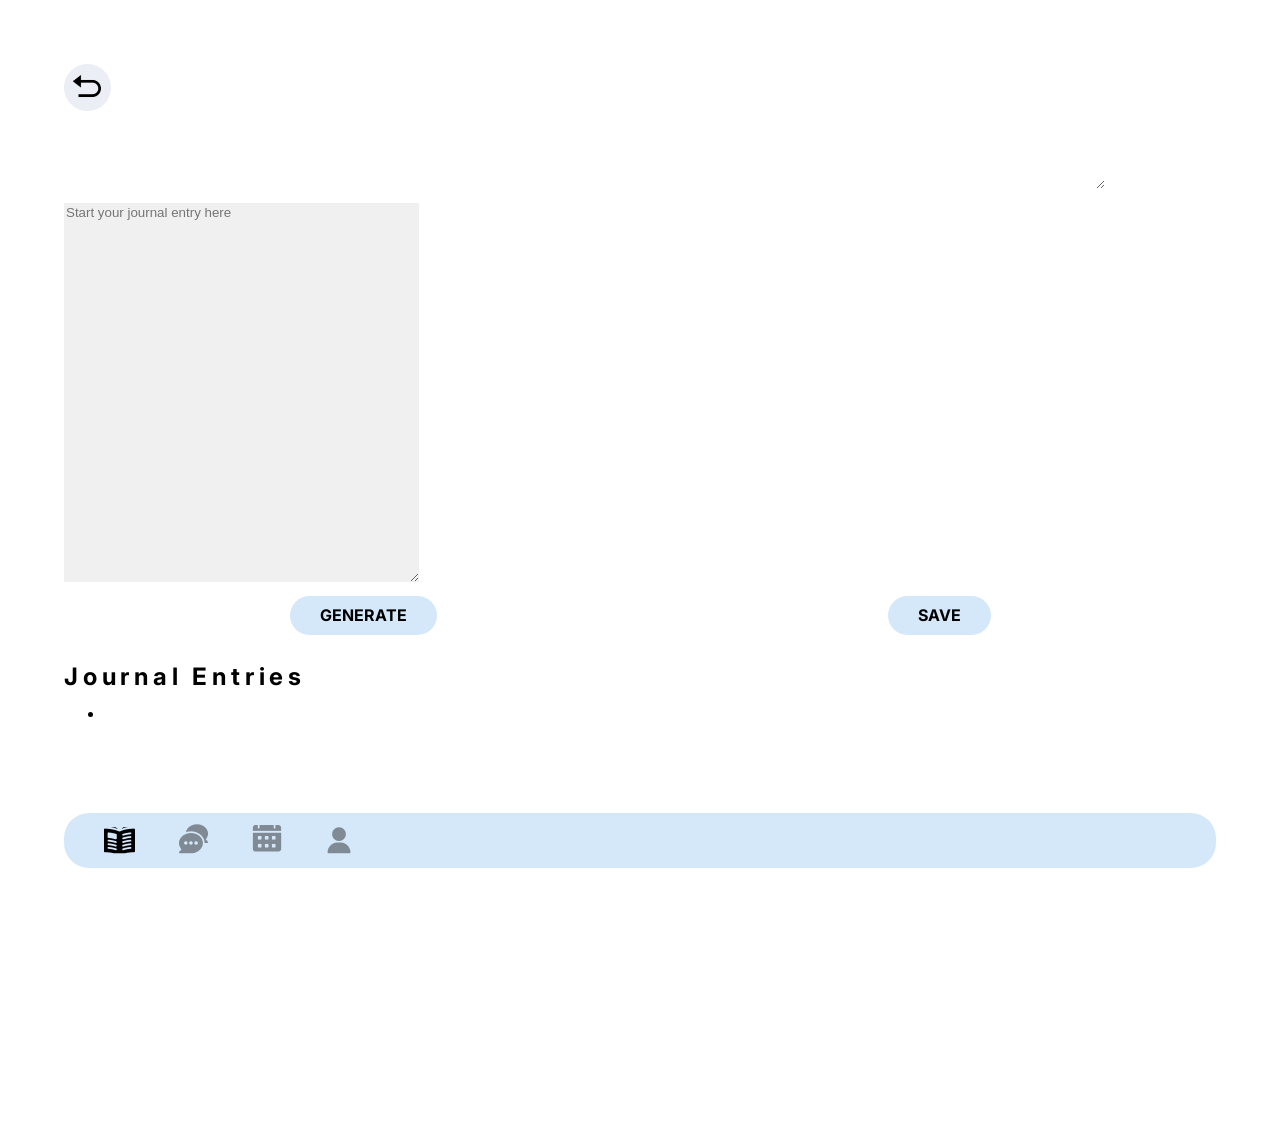
<file: public/journal.html>
<!DOCTYPE html>
<html>
  
  <meta name = "viewport" content = "width = device-width, initial-scale = 1.0">

   <!-- fonts  -->
   <link rel="preconnect" href="https://fonts.googleapis.com">
   <link rel="preconnect" href="https://fonts.gstatic.com" crossorigin>
   <link href="https://fonts.googleapis.com/css2?family=Inter:wght@100;200;300;400;500;600;700;800;900&display=swap" rel="stylesheet">

  <script src="myjavascript.js"></script>
  <head>
    <link rel="stylesheet" href="main.css">
    <link rel = "stylesheet" href = "journal.css">
  </head>

<body>

  <div id = "top">
    <a href = "index.html"> <img src = "imgs/back.png"> </a>
 </div>

    <form NAME="WordForm">  
      <textarea = NAME="WordBox" id="wordbox" row = '20'></textarea>
    </form>

    <div id = "journalEntry">
        <div class = "comments">
                <textarea id = "content" cols = "42" rows = "25" placeholder = "Start your journal entry here"></textarea>
          </div>
    </div>

    <div id = "buttons">
      <INPUT TYPE=BUTTON value = "GENERATE" onClick="PickRandomWord(document.WordForm);" id="button" >
      <button id = "submit" onclick = "isEmpty();clearDiv();"> SAVE </button>
    </div>
 

    <div id = "entries">
          <h1>Journal Entries</h1>
          <ul>
            <div id = "comment-feed">
              <li id = "first-entry">

              </li>
            </div>
          </ul>
    </div>
    
    <div class="navbar">
      <a href="journal.html"><img id = "journal" class = "nav" src = "imgs/journal.png"></a>
      <a href="recentChat.html" class="active"><img id = "chat" class = "nav" src = "imgs/chat.png"></a>
      <a href="t2"><img id = "calendar" class = "nav" src = "imgs/calendar.png"></a>
      <a href = "profile.html"><img id = "user" class = "nav" src = "imgs/user.png"></a>
    </div>

</body>
</html>
</file>
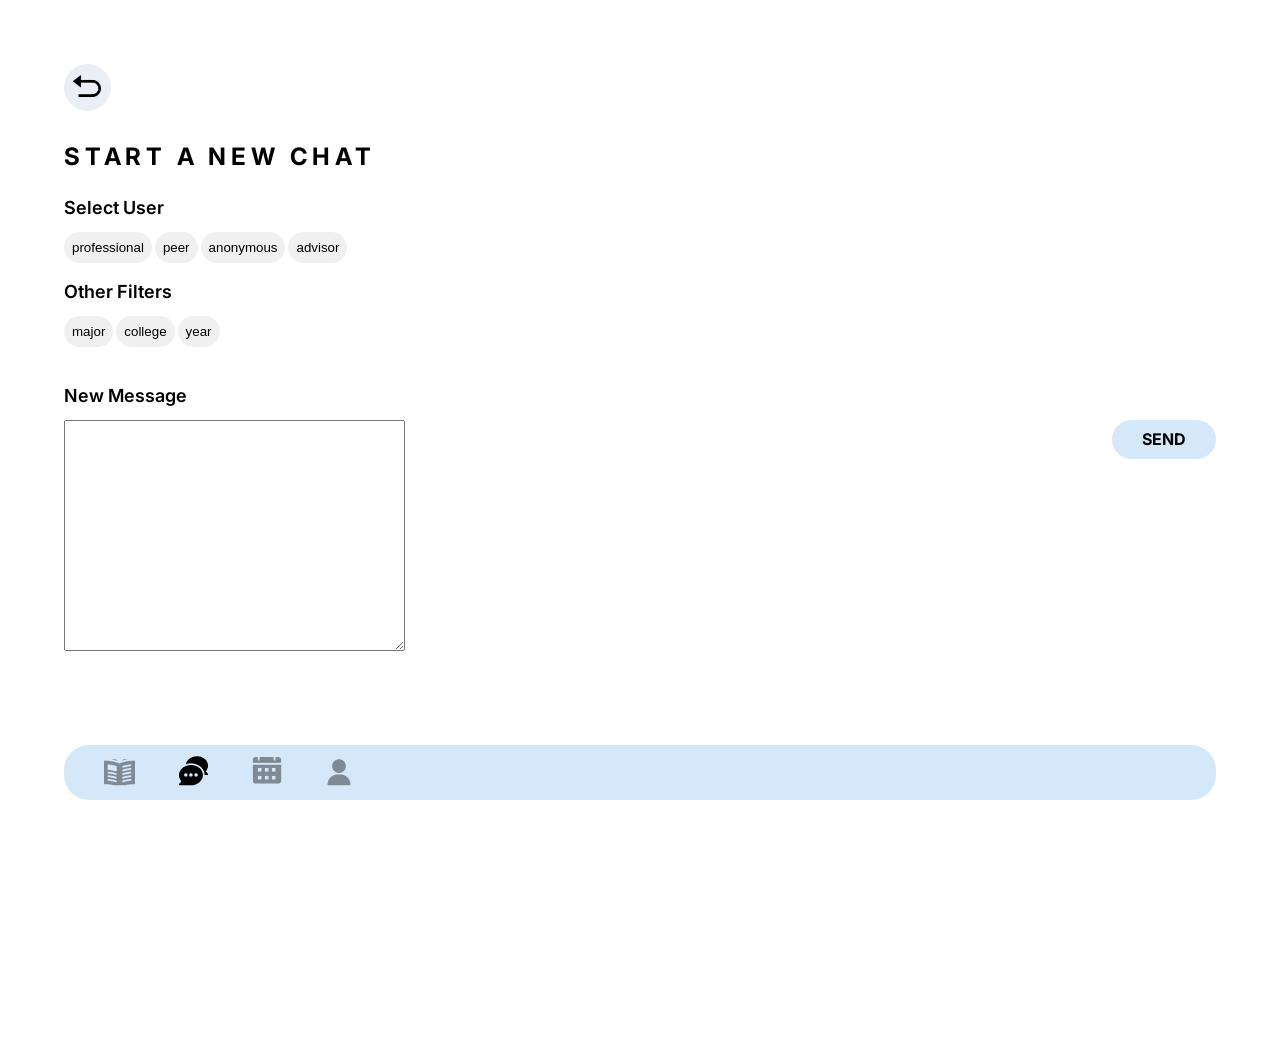
<file: public/newChat.html>
<!DOCTYPE html>
<html>
<head> 

    <meta name = "viewport" content = "width = device-width, initial-scale = 1.0">
    <link rel = "stylesheet" type = "text/css" href = "main.css">
    <link rel = "stylesheet" type = "text/css" href = "chat.css">
   

    <link rel="preconnect" href="https://fonts.googleapis.com">
    <link rel="preconnect" href="https://fonts.gstatic.com" crossorigin>
    <link href="https://fonts.googleapis.com/css2?family=Inter:wght@100;200;300;400;500;600;700;800;900&display=swap" rel="stylesheet">
</head>

<body>
    <div id = "top">
       <a href = "recentChat.html" > <img src = "imgs/back.png"> </a>
    </div>

    <h1 id = "big-title"> START A NEW CHAT </h1>

    <div id = "chat-selections"> 
        
        <div id = "user-selections">
            <p class = "title"> Select User </p>

            <div class = "choices">
                <button class = "choice"> professional </button>
                <button class = "choice"> peer </button>
                <button class = "choice"> anonymous </button>
                <button class = "choice"> advisor </button>    
            </div>

        </div>

        <div id = "other-selections">
            <p class = "title"> Other Filters </p>

            <div class = "choices">
                <button class = "choice"> major </button>
                <button class = "choice"> college </button>
                <button class = "choice"> year </button>
            </div>

        </div>

    </div>

    <div id = "message">
        <p class = "title"> New Message </p>
        <textarea  rows = '15' cols = '40'>  </textarea>
        <input id = "send" type = "submit" value = "SEND">
    </div>

    
    <div class="navbar">
        <a href="journal.html"><img id = "journal" class = "nav" src = "imgs/journal.png"></a>
        <a href="recentChat.html" class="active"><img id = "chat" class = "nav" src = "imgs/chat.png"></a>
        <a href="t2"><img id = "calendar" class = "nav" src = "imgs/calendar.png"></a>
        <a href = "profile.html"><img id = "user" class = "nav" src = "imgs/user.png"></a>
      </div>
      

</body>
<script type="text/javascript" src="//ajax.googleapis.com/ajax/libs/jquery/2.0.0/jquery.min.js"></script>

<script>

let buttons = document.querySelectorAll(".choice")

buttons.forEach((element)  => {
    element.addEventListener('click', function() {
        if (element.classList.contains('selected')) {
            element.classList.remove('selected');
        } else {
            element.classList.add('selected');
        }
    })
});


</script>
</html>
</file>
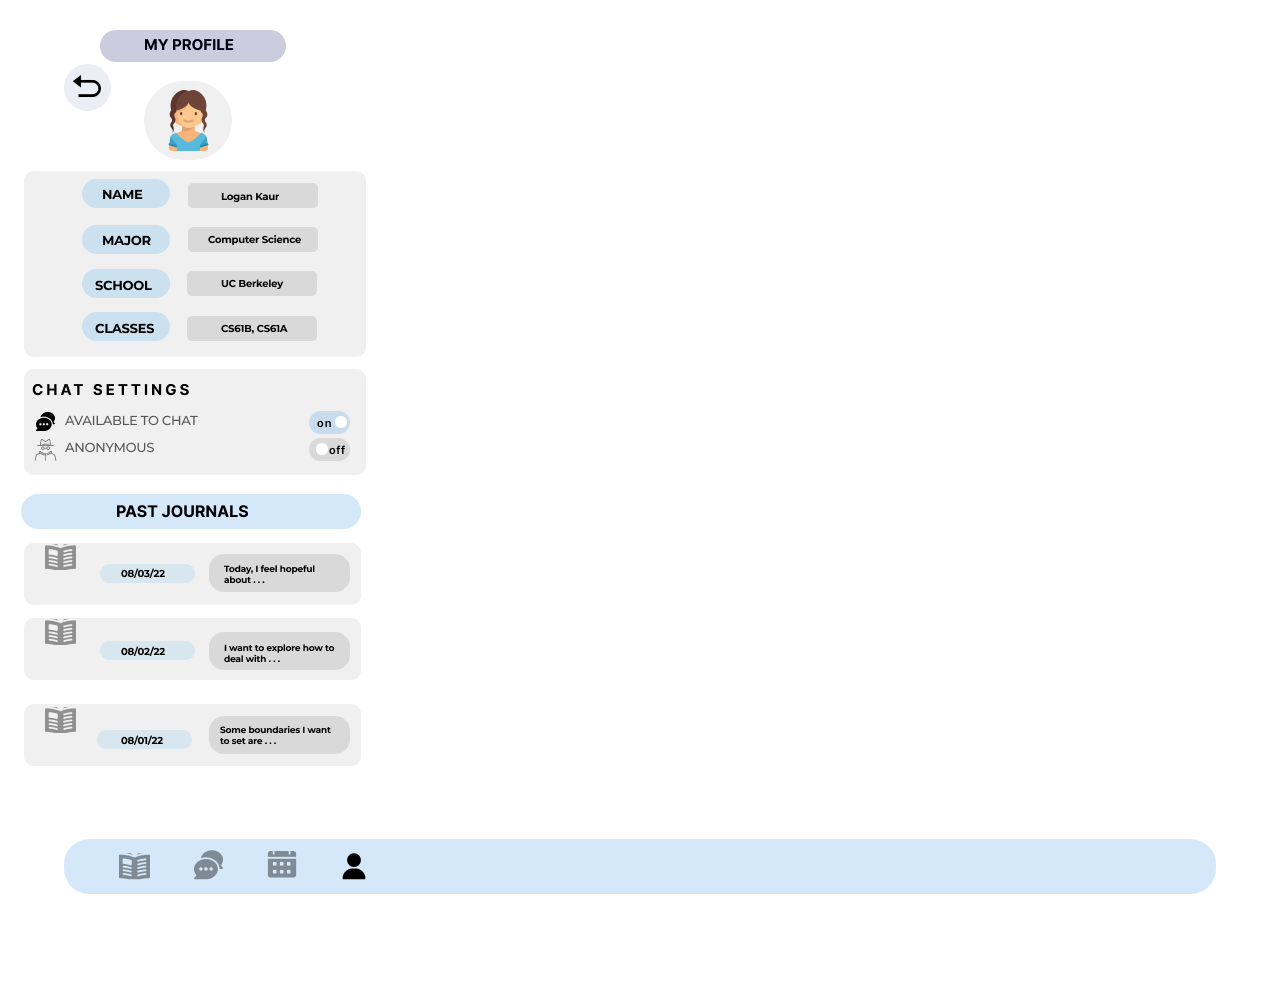
<file: public/profile.html>
<!DOCTYPE html>
<html>
<head>

  <meta name = "viewport" content = "width = device-width, initial-scale = 1.0">
  <link rel = "stylesheet" type = "text/css" href = "main.css">
  <style>
    body {
      margin: 0 0 100px 0;
      overflow-y: auto;
    }

    #top {
        margin: 5% 5% 0 5%;
        position: absolute;
        height: 10px;
    }

    .navbar {
      margin: 5% 5% 0 5%;
    }

    #user {
        opacity: 100;
    }

    #journal {
       margin-left: 15px;
    }
</style>

</head>

<body>
    <div id = "top">
        <a href = "index.html" > <img src = "imgs/back.png"> </a>
     </div>

  <div id = background>
    <img  src = "imgs/profile.png">
  </div>


    <div class="navbar">
      <a href="journal.html"><img id = "journal" class = "nav" src = "imgs/journal.png"></a>
      <a href="recentChat.html" class="active"><img id = "chat" class = "nav" src = "imgs/chat.png"></a>
      <a href="t2"><img id = "calendar" class = "nav" src = "imgs/calendar.png"></a>
      <a><img id = "user" class = "nav" src = "imgs/user.png"></a>
    </div>

   

</body>
</html>
</file>
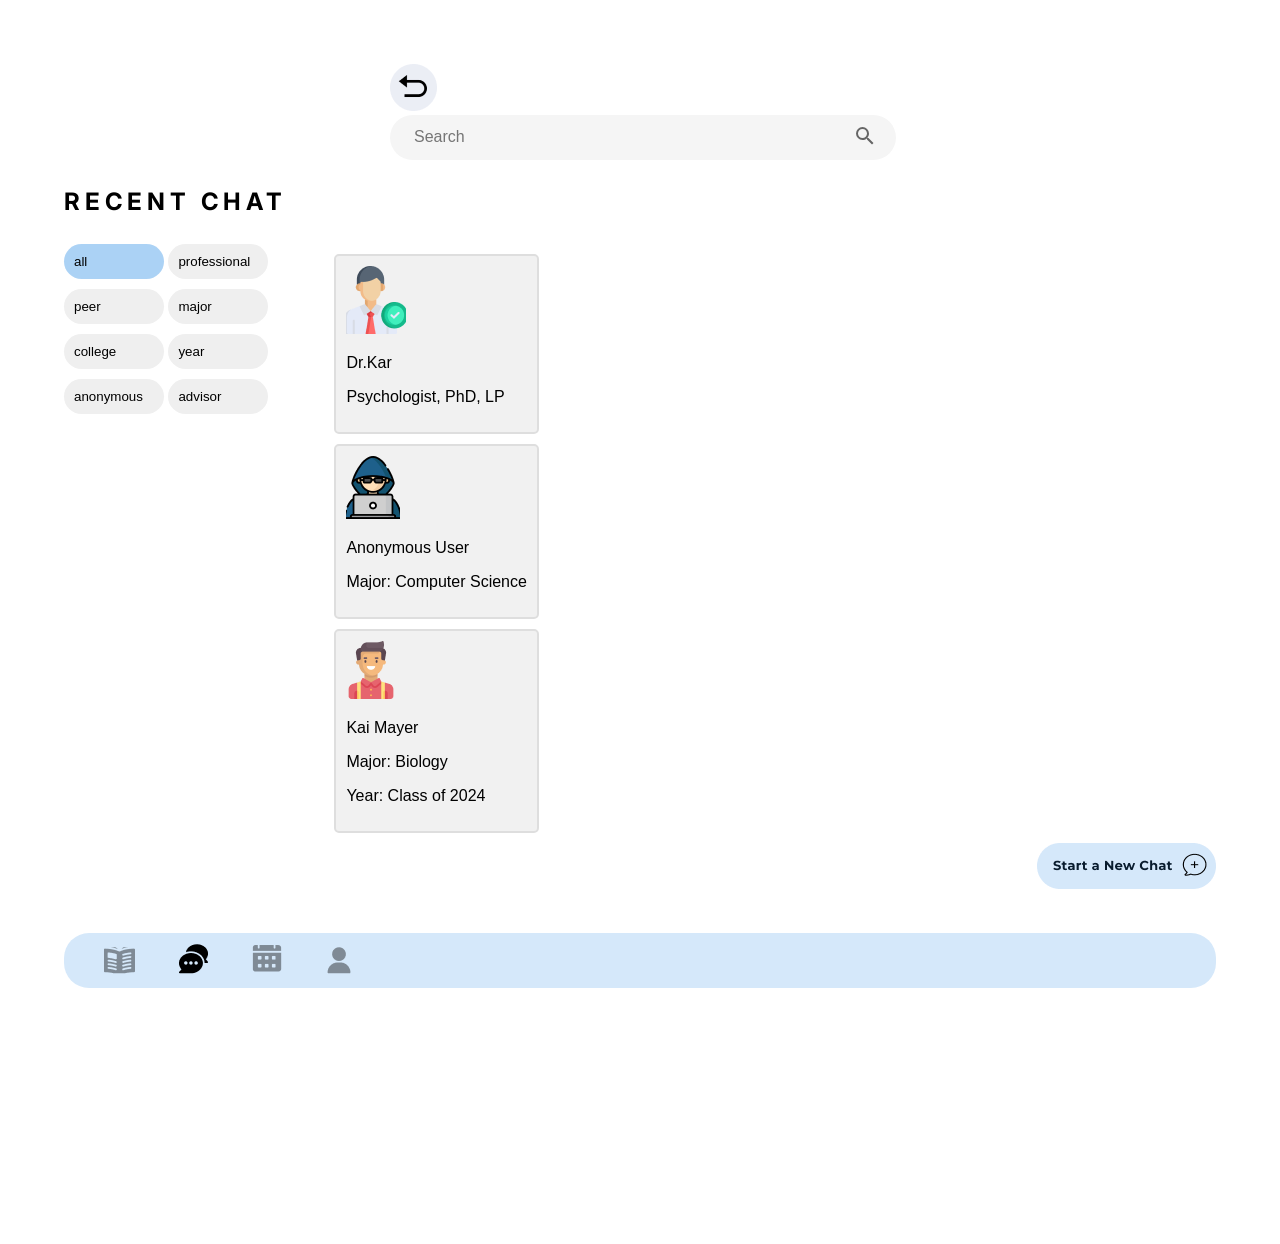
<file: public/recentChat.html>
<!DOCTYPE html>
<html>
<head> 
    <meta name = "viewport" content = "width = device-width, initial-scale = 1.0">

    <link rel = "stylesheet" type = "text/css" href = "main.css">
    <link rel = "stylesheet" type = "text/css" href = "chat.css">
    <!-- fonts  -->
    <link rel="preconnect" href="https://fonts.googleapis.com">
    <link rel="preconnect" href="https://fonts.gstatic.com" crossorigin>
    <link href="https://fonts.googleapis.com/css2?family=Inter:wght@100;200;300;400;500;600;700;800;900&display=swap" rel="stylesheet">
</head>

<body style="background-color:FFFFFF !important;">
    <div id = "top">
        <div class="wrapper">

       <a href = "index.html" > <img src = "imgs/back.png"> </a>
            <div class="searchBar">
              <input id="searchQueryInput" type="text" name="searchQueryInput" placeholder="Search" value="" />
              <button id="searchQuerySubmit" type="submit" name="searchQuerySubmit">
                <svg style="width:24px;height:24px" viewBox="0 0 24 24"><path fill="#666666" d="M9.5,3A6.5,6.5 0 0,1 16,9.5C16,11.11 15.41,12.59 14.44,13.73L14.71,14H15.5L20.5,19L19,20.5L14,15.5V14.71L13.73,14.44C12.59,15.41 11.11,16 9.5,16A6.5,6.5 0 0,1 3,9.5A6.5,6.5 0 0,1 9.5,3M9.5,5C7,5 5,7 5,9.5C5,12 7,14 9.5,14C12,14 14,12 14,9.5C14,7 12,5 9.5,5Z" />
                </svg>
              </button>
            </div>
          </div>
          
    </div>



    <div id = "chatContent">
        <h1 id = "big-title"> RECENT CHAT </h1>

        <div id = "content">

        <div id = "filters">
            <button class = "btn active filter" onclick = "filterSelection('all')"> all </button>
            <button class = "btn filter" onclick = "filterSelection('pro')"> professional </button>
            <button class = "btn filter" onclick = "filterSelection('peer')"> peer </button>
            <button class = "peer btn filter" onclick = "filterSelection('major')"> major </button>
            <button class = "peer btn filter" onclick = "filterSelection('college')"> college </button>
            <button class = "peer btn filter"  onclick = "filterSelection('year')"> year </button>
            <button class = "btn filter" onclick = "filterSelection('anon')"> anonymous </button>
            <button class = "btn filter" onclick = "filterSelection('advisor')"> advisor </button>
        </div>

        
        <!-- source: https://www.w3schools.com/howto/howto_js_filter_elements.asp -->
        <div id = "filtered-chats">
            
            <div class="container filterDiv pro all">
            <div class = "filterItems pro">
                <img src = "imgs/pro.png"> 
                <div class = "text">
                    <p class = "name"> Dr.Kar </p>
                    <p class ="description"> Psychologist, PhD, LP</p>
                </div>
            </div>
        </div>


        <div class="container filterDiv anon major all">
            <div class = "filterItems anon major college">
                <img src = "imgs/anon.png"> 
                <div class = "text">
                    <p class = "name"> Anonymous User </p>
                    <p class ="description"> Major: Computer Science </p>
                </div>
            </div>
            </div>
        

        <div class="container filterDiv peer all major year">
            <div class = "filterItems peer year college">
                <img src = "imgs/peer.png"> 
                <div class = "text">
                    <p class = "name"> Kai Mayer </p>
                    <p class ="description"> Major: Biology </p>
                    <p class ="description"> Year: Class of 2024 </p>
                </div>
            </div>
            </div>

        </div>
    </div>

        <a href="newChat.html" style="float:right;"> <img src="imgs/new_chat.png"> </a>
        
    </div>


    <div class="navbar">
      <a href="journal.html"><img id = "journal" class = "nav" src = "imgs/journal.png"></a>
      <a href="recentChat.html" class="active"><img id = "chat" class = "nav" src = "imgs/chat.png"></a>
      <a href="t2"><img id = "calendar" class = "nav" src = "imgs/calendar.png"></a>
      <a href = "profile.html"><img id = "user" class = "nav" src = "imgs/user.png"></a>
    </div>
    
    
</body>

<script type="text/javascript" src="//ajax.googleapis.com/ajax/libs/jquery/2.0.0/jquery.min.js"></script>

<script>



filterSelection("all")
function filterSelection(c) {
  var x, i;
  x = document.getElementsByClassName("filterDiv");
  if (c == "all") c = "";
  for (i = 0; i < x.length; i++) {
    w3RemoveClass(x[i], "show");
    if (x[i].className.indexOf(c) > -1) w3AddClass(x[i], "show");
  }
}

function w3AddClass(element, name) {
  var i, arr1, arr2;
  arr1 = element.className.split(" ");
  arr2 = name.split(" ");
  for (i = 0; i < arr2.length; i++) {
    if (arr1.indexOf(arr2[i]) == -1) {element.className += " " + arr2[i];}
  }
}

function w3RemoveClass(element, name) {
  var i, arr1, arr2;
  arr1 = element.className.split(" ");
  arr2 = name.split(" ");
  for (i = 0; i < arr2.length; i++) {
    while (arr1.indexOf(arr2[i]) > -1) {
      arr1.splice(arr1.indexOf(arr2[i]), 1);     
    }
  }
  element.className = arr1.join(" ");
}

// Add active class to the current button (highlight it)
var btnContainer = document.getElementById("filters");
var btns = btnContainer.getElementsByClassName("btn");
for (var i = 0; i < btns.length; i++) {
  btns[i].addEventListener("click", function(){
    var current = document.getElementsByClassName("active");
    current[0].className = current[0].className.replace(" active", "");
    this.className += " active";
  });
}
</script>
</html>
</file>
<file: public/main.css>
body { 
  margin: 5% 5% 20% 5%;
  background-color: white;

}


#content {
  height: 200;
  width: 500;
  margin-left: 250px;
  font-family: "Century Gothic",Verdana,sans-serif;

}

.navbar {
  margin-top: 90px;
  background: rgba(47, 142, 230, 0.2);
  border-radius: 25px;
}

.nav {
  padding: 10px 20px;
  opacity: 40%;
}

#journal {
  padding-left: 40px;
}
</file>
<file: public/journal.css>
form {
    margin-top: 20px;
}

#wordbox { 
    border: none;
    outline: none;

    font-family: 'Inter';
    font-style: normal;
    font-weight: 700;
    font-size: 18px;
    line-height: 25px;

    width: 90%;
    text-align: center;
    margin-bottom: 10px;
    
}

#journalEntry {
    padding: 0;
}

#content {
    margin: 0;
    background-color: rgba(217, 217, 217, 0.4);
    border: none;
}

#buttons {
    display: flex;
    margin-top: 10px;
    margin-bottom: 30px;
    justify-content: space-around;
   
}

#button, #submit{

    font-family: 'Inter';
    font-weight: 700;
    font-size: 16px;
    line-height: 19px;
    padding: 10px 30px;
  
    background:  rgba(47, 142, 230, 0.2);
    border: 0;
    border-radius: 30px;

  }
  
h1 {
    font-size: 18pt;
    font-family: 'Inter';
    line-height: 24px;
    letter-spacing: 0.20em;  
    text-align: left;
}

#journal {
    opacity: 100;
}
</file>
<file: public/chat.css>
#big-title { 
    margin-top: 30px;
    margin-bottom: 30px;
    font-size: 18pt;
    font-family: 'Inter';
    line-height: 24px;
    letter-spacing: 0.20em;  
    text-align: left;
}

#chat-selections { 
    margin-bottom: 20px;
}

.title {
    margin-bottom: 15px;
    font-family: 'Inter';
    font-style: normal;
    font-weight: 600;
    font-size: 18px;
    line-height: 18px;
}

#user-selections {
    margin-bottom: 20px;
}

#other-selections {
    margin-bottom: 40px;
}

.choices { 
    font-family: 'Inter';
    font-weight: 700;
    font-size: 11px;
    line-height: 13px;
}
.choice {
    background: rgba(217, 217, 217, 0.4);
    border-radius: 90px;
    border: none;
    padding: 8px;
}

.selected {
    background: rgba(47, 142, 229, 0.4);
}

#send {
    margin-bottom: 30px;
    padding: 10px 30px;
    float: right;

    font-family: 'Inter';
    font-weight: 700;
    font-size: 16px;
    line-height: 19px;

    background: rgba(47, 142, 230, 0.2);
    border-radius: 30px;
    border: none;
}

#chat {
    opacity: 100%;
  }


#content {
    display: flex;
    margin-left: 0;
}

#filters {
    width: 20%;
    margin-right: 40px;
}

.btn {
    width: 100px;
    text-align: left;
    padding: 10px;
    border-radius: 90px;
    border: none;

    margin-bottom: 10px;
}

.container {
    border: 2px solid #dedede;
    background-color: #f1f1f1;
    border-radius: 5px;
    padding: 10px;
    margin: 10px 0;
  }
  
  .darker {
    border-color: #ccc;
    background-color: #ddd;
  }
  
  .container::after {
    content: "";
    clear: both;
    display: table;
  }
  
  .wrapper {
    width: 100%;
    max-width: 31.25rem;
    margin: 1rem auto;
  }
  
  .searchBar {
    width: 100%;
    display: flex;
    flex-direction: row;
    align-items: center;
  }
  
  #searchQueryInput {
    width: 100%;
    height: 2.8rem;
    background: #f5f5f5;
    outline: none;
    border: none;
    border-radius: 1.625rem;
    padding: 0 3.5rem 0 1.5rem;
    font-size: 1rem;
  }
  
  #searchQuerySubmit {
    width: 3.5rem;
    height: 2.8rem;
    margin-left: -3.5rem;
    background: none;
    border: none;
    outline: none;
  }
  
  #searchQuerySubmit:hover {
    cursor: pointer;
  }

  .filterDiv {
    display: none;
  }
  
  .show {
    display: block;
  }


.btn:hover {
    background-color: #ddd;
  }
  
  .btn.active {
    background: rgba(47, 142, 229, 0.4);
  }
</file>
